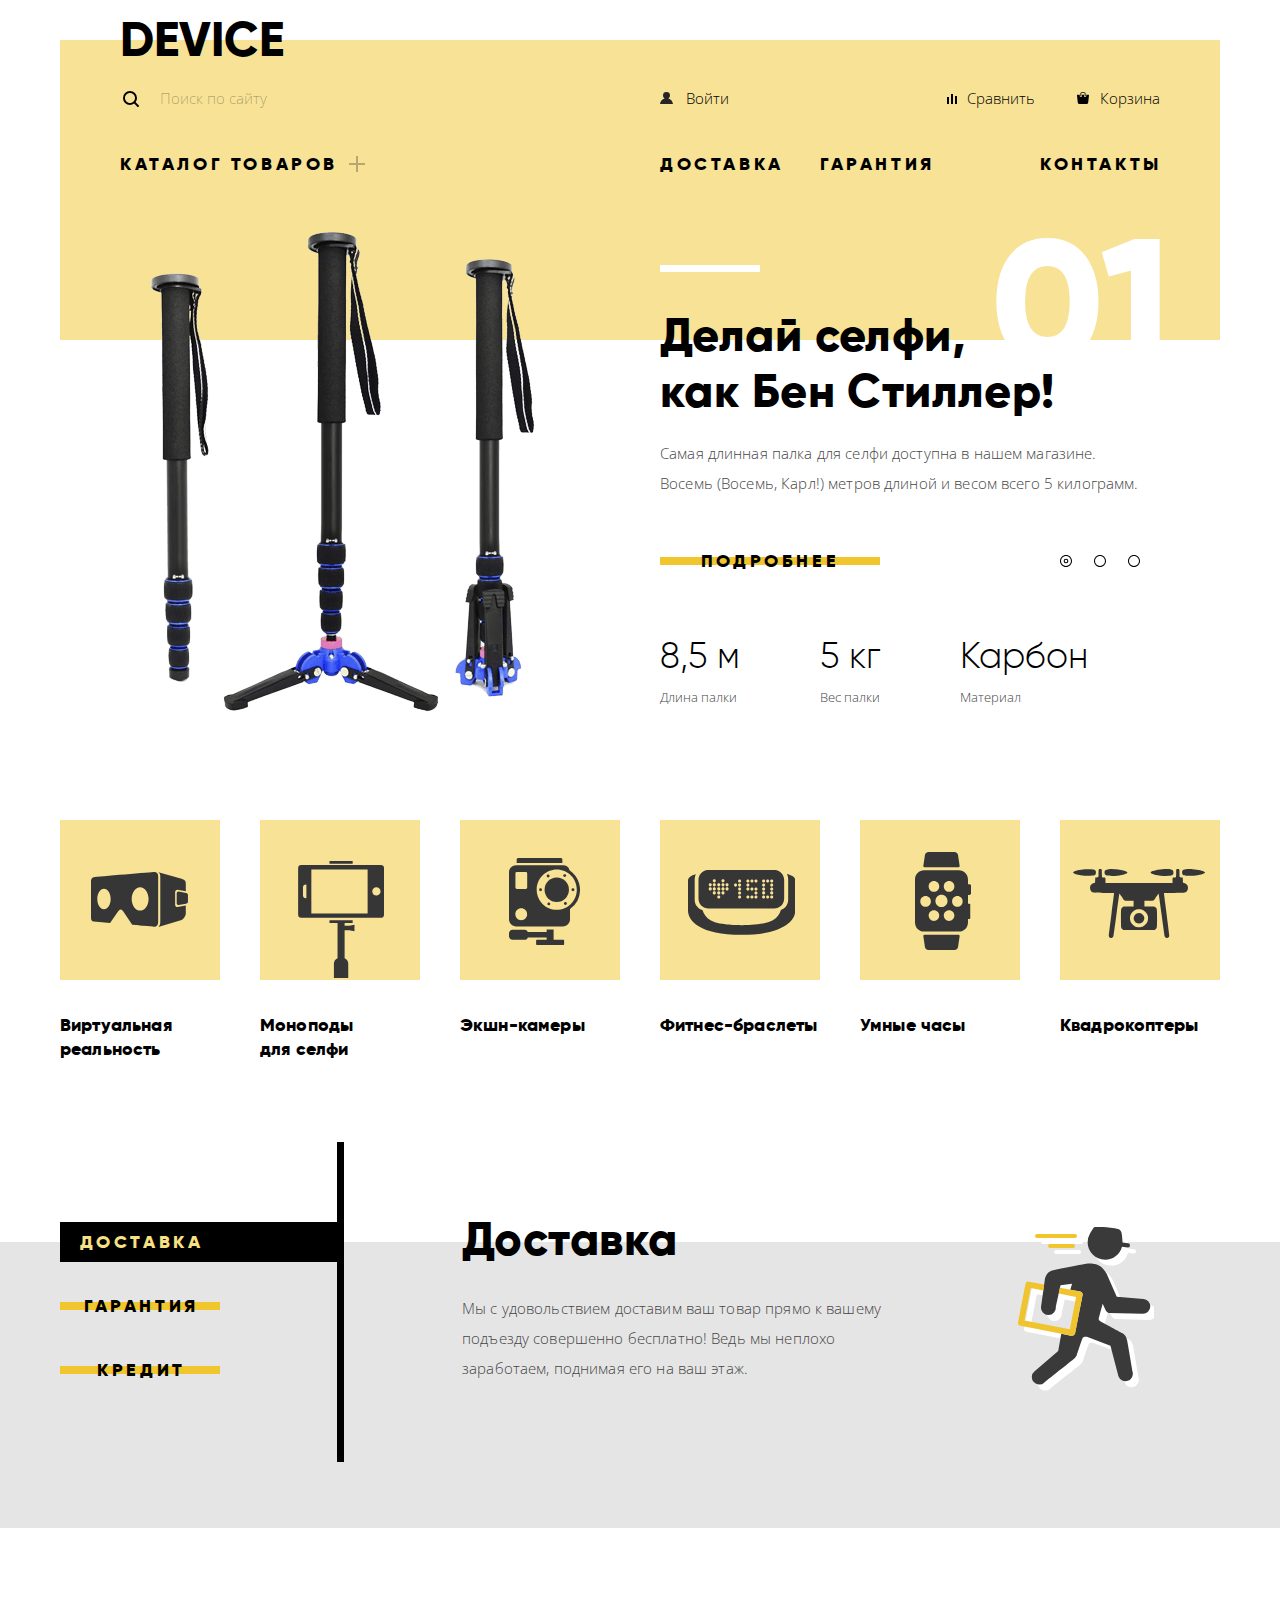
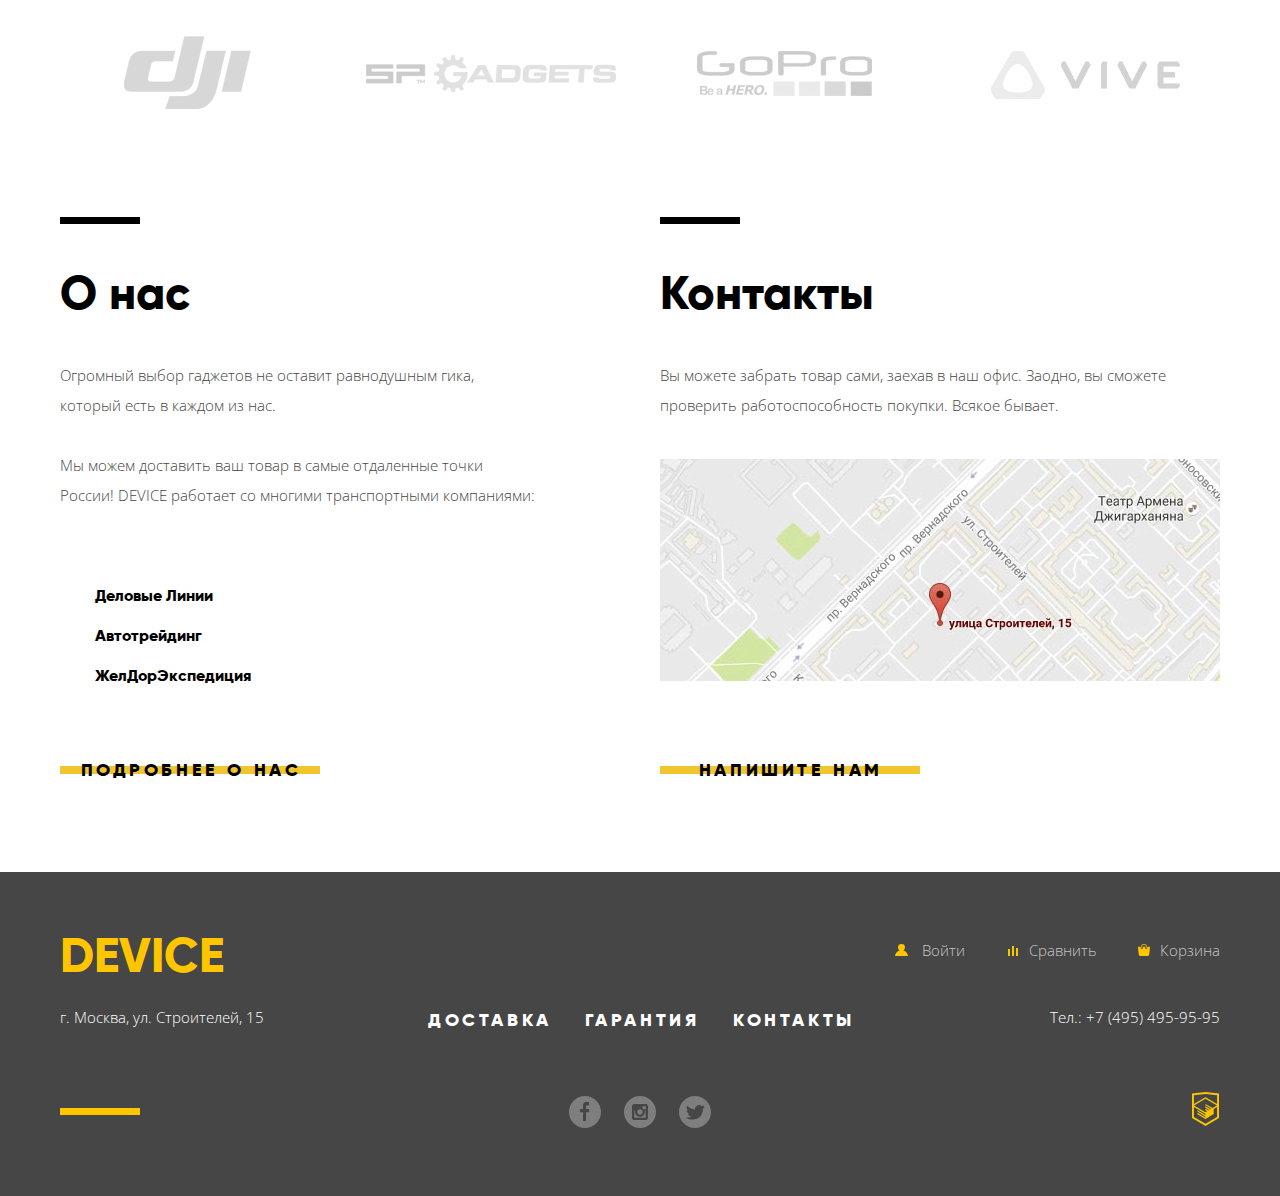
<file: index.html>
<!DOCTYPE html>
<html lang="ru">
	<head>
		<meta charset="utf-8">
		<title>HTML Academy: Девайс</title>
		<link href="https://fonts.googleapis.com/css?family=Open+Sans:300,400&amp;subset=cyrillic" rel="stylesheet">
		<link rel="stylesheet" href="css/normalize.min.css">
		<link rel="stylesheet" href="css/style.min.css">
	</head>

  <body>
  	<header class="main-header main-container">
  		<h1 class="main-logo">Device</h1>
  		<div class="header-instrument-layout">
  			<form class="main-search-form" method="post" action="https://echo.htmlacademy.ru">
  				<label class="visually-hidden" for="search">Поиск по сайту</label>
  				<input class="main-search-input" type="search" id="search" name="search" placeholder="Поиск по сайту">
  				<button class="main-search-btn" type="submit">Найти</button>
  			</form>
  			<div class="main-user-purchase-layout">
  				<nav class="main-user-nav">
  					<ul>
  						<li class="main-user-nav-login"><a href="" aria-label="Войти в ваш аккаунт">Войти</a></li>
  					</ul>
  				</nav>
  				<nav class="main-purchase-instruments">
  					<ul>
  						<li class="main-compare-item"><a href="" aria-label="Сравнить товары">Сравнить</a></li>
  						<li class="main-shopping-cart"><a href="" aria-label="Корзина с товарами">Корзина</a></li>
  					</ul>
  				</nav>
  			</div>
  		</div>
  		<nav class="main-navigation">
  			<ul class="main-site-nav">
  				<li class="main-nav-item">
  					<a href="">Каталог товаров</a>
  					<ul class="main-nav-catalog-dropdown">
  						<li class="main-nav-catalog-item"><a href="catalog-vr.html">Виртуальная реальность</a></li>
  						<li class="main-nav-catalog-item"><a href="catalog.html">Моноподы для селфи</a></li>
  						<li class="main-nav-catalog-item"><a href="catalog-action-cam.html">Экшн-камеры</a></li>
  						<li class="main-nav-catalog-item"><a href="catalog-fintess-tracker.html">Фитнес-браслеты</a></li>
  						<li class="main-nav-catalog-item"><a href="catalog-smartwatch.html">Умные часы</a></li>
  						<li class="main-nav-catalog-item"><a href="catalog-quadrocopter.html">Квадрокоптеры</a></li>
  					</ul>
  				</li>
  				<li class="main-nav-item"><a href="delivery.html">Доставка</a></li>
  				<li class="main-nav-item"><a href="warranty.html">Гарантия</a></li>
  				<li class="main-nav-item"><a href="contacts.html">Контакты</a></li>
  			</ul>
  		</nav>
  	</header>

  	<main>
  		<section class="promo-slider main-container">
  			<h2 class="visually-hidden">Промо товаров</h2>
  			<div class="promo-slider-content">
  				<ul class="promo-slider-content-list">
  					<li class="promo-slider-item-content promo-slide-1 active">
  						<div class="promo-slider-image-container">
  							<img class="promo-slider-item-image" src="img/slider-1.png" width="384" height="486" alt="Изображение селфи-палки">
  						</div>
  						<div class="promo-slider-item">
  							<span class="promo-slider-item-number">01</span>
  							<b class="promo-slider-item-tagline">Делай селфи,
  								как Бен Стиллер!</b>
  							<p class="promo-slider-item-desc">Самая длинная палка для селфи доступна в нашем магазине.
									Восемь (Восемь, Карл!) метров длиной и весом всего 5 килограмм.</p>
								<div class="slider-detail-control-layout">
									<a class="button promo-slider-item-detail-tab" href=""  aria-label="Подробнее о товаре">Подробнее</a>
									<nav class="promo-slider-nav">
  									<ul class="promo-slider-control-list">
  										<li>
  											<label for="promo-slide-1-1" class="visually-hidden">Первый слайд</label>
  											<button id="promo-slide-1-1" class="promo-slider-control active"></button>
  										</li>
  										<li>
  											<label for="promo-slide-1-2" class="visually-hidden">Второй слайд</label>
  											<button id="promo-slide-1-2" class="promo-slider-control"></button>
  										</li>
  										<li>
  											<label for="promo-slide-1-3" class="visually-hidden">Третий слайд</label>
  											<button id="promo-slide-1-3" class="promo-slider-control"></button>
  										</li>
  									</ul>
  								</nav>
  							</div>
								<ul class="promo-slider-item-properties">
									<li>
										<p class="item-property-value">8,5 м</p>
										<p class="item-property-desc">Длина палки</p>
									</li>
									<li>
										<p class="item-property-value">5 кг</p>
										<p class="item-property-desc">Вес палки</p>
									</li>
									<li>
										<p class="item-property-value">Карбон</p>
										<p class="item-property-desc">Материал</p>
									</li>
								</ul>
							</div>
  					</li>
  					<li class="promo-slider-item-content promo-slide-2">
  						<div class="promo-slider-image-container">
  							<img class="promo-slider-item-image" src="img/slider-2.png" width="345" height="485" alt="Изображение фитнес-браслета. Надпись: я вижу, что ты снова ешь:(">
  						</div>
  						<div class="promo-slider-item">
  							<span class="promo-slider-item-number">02</span>
  							<b class="promo-slider-item-tagline">Худеем
  								правильно!</b>
  							<p class="promo-slider-item-desc">Мотивирующие фитнес-браслеты помогут найти в себе силы 
									не пропускать занятия и соблюдать диету.</p>
								<div class="slider-detail-control-layout">
									<a class="button promo-slider-item-detail-tab" href="" aria-label="Подробнее о товаре">Подробнее</a>
									<nav class="promo-slider-nav">
  									<ul class="promo-slider-control-list">
  										<li>
  											<label for="promo-slide-2-1" class="visually-hidden">Первый слайд</label>
  											<button id="promo-slide-2-1" class="promo-slider-control"></button>
  										</li>
  										<li class="active">
  											<label for="promo-slide-2-2" class="visually-hidden">Второй слайд</label>
  											<button id="promo-slide-2-2" class="promo-slider-control active"></button>
  										</li>
  										<li>
  											<label for="promo-slide-2-3" class="visually-hidden">Третий слайд</label>
  											<button id="promo-slide-2-3" class="promo-slider-control"></button>
  										</li>
  									</ul>
  								</nav>
								</div>
								<ul class="promo-slider-item-properties">
									<li>
										<p class="item-property-value">48 часов</p>
										<p class="item-property-desc">Без подзарядки</p>
									</li>
								</ul>
							</div>
  					</li>
  					<li class="promo-slider-item-content promo-slide-3">
  						<div class="promo-slider-image-container">
  							<img class="promo-slider-item-image" src="img/slider-3.png" width="526" height="334" alt="Изображение квадрокоптера">
  						</div>
  						<div class="promo-slider-item">
  							<span class="promo-slider-item-number">03</span>
  							<b class="promo-slider-item-tagline">Порхает как бабочка,
  								жалит как пчела!</b>
  							<p class="promo-slider-item-desc">Этот обычный, на первый взгляд, квадрокоптер оснащен
  								мощным лазером, замаскированным под стандартную камеру.</p>
  							<div class="slider-detail-control-layout">
									<a class="button promo-slider-item-detail-tab" href="" aria-label="Подробнее о товаре">Подробнее</a>
									<nav class="promo-slider-nav">
  									<ul class="promo-slider-control-list">
  										<li>
  											<label for="promo-slide-3-1" class="visually-hidden">Первый слайд</label>
  											<button id="promo-slide-3-1" class="promo-slider-control"></button>
  										</li>
  										<li>
  											<label for="promo-slide-3-2" class="visually-hidden">Второй слайд</label>
  											<button id="promo-slide-3-2" class="promo-slider-control"></button>
  										</li>
  										<li class="active">
  											<label for="promo-slide-3-3" class="visually-hidden">Третий слайд</label>
  											<button id="promo-slide-3-3" class="promo-slider-control active"></button>
  										</li>
  									</ul>
  								</nav>
								</div>
								<ul class="promo-slider-item-properties">
									<li>
										<p class="item-property-value">800 м</p>
										<p class="item-property-desc">Дальность полета</p>
									</li>
									<li>
										<p class="item-property-value">50 м</p>
										<p class="item-property-desc">Радиус поражения</p>
									</li>
								</ul>
							</div>
  					</li>
  				</ul>
  			</div>
  		</section>

  		<section class="item-list main-container">
  			<h2 class="visually-hidden">Разделы каталога</h2>
  			<ul class="item-link-list">
  				<li class="item-vr">
  					<a class="item-link" href="catalog-vr.html" target="_blank">
  						<div><div class="item-img item-img-vr"></div></div>
  						<p class="item-list-caption">Виртуальная реальность</p>
  					</a>
  				</li>
  				<li class="item-monopod">
  					<a class="item-link" href="catalog.html" target="_blank">
  						<div><div class="item-img item-img-monopod"></div></div>
  						<p class="item-list-caption">Моноподы 
  						для селфи</p>
  					</a>
  				</li>
  				<li class="item-action-cam">
  					<a class="item-link" href="catalog-action-cam.html" target="_blank">
  						<div><div class="item-img item-img-action-cam"></div></div>
  						<p class="item-list-caption">Экшн-камеры</p>
  					</a>
  				</li>
  				<li class="item-fitness-tracker">
  					<a class="item-link" href="catalog-fintess-tracker.html" target="_blank">
  						<div><div class="item-img item-img-fitness-tracker"></div></div>
  						<p class="item-list-caption">Фитнес-браслеты</p>
  					</a>
  				</li>
  				<li class="item-smartwatch">
  					<a class="item-link" href="catalog-smartwatch.html" target="_blank">
  						<div><div class="item-img item-img-smartwatch"></div></div>
  						<p class="item-list-caption">Умные часы</p>
  					</a>
  				</li>
  				<li class="item-quadrocopter">
  					<a class="item-link" href="catalog-quadrocopter.html" target="_blank">
  						<div><div class="item-img item-img-quadrocopter"></div></div>
  						<p class="item-list-caption">Квадрокоптеры</p>
  					</a>
  				</li>
  			</ul>
  		</section>

  		<section class="services">
  			<div class="main-container">
  				<h2 class="visually-hidden">Услуги</h2>
  				<div class="service-layout">
  					<nav class="service-list-nav">
  						<ul class="service-list">
  							<li><button class="button service-tab delivery-tab active">Доставка</button></li>
  							<li><button class="button service-tab warranty-tab">Гарантия</button></li>
  							<li><button class="button service-tab credit-tab">Кредит</button></li>
  						</ul>
  					</nav>
  					<div class="service-content">
  						<ul class="service-content-list">
  							<li class="service-delivery active">
  								<h3 class="service-title">Доставка</h3>
  								<p class="service-desc">Мы с удовольствием доставим ваш товар прямо к вашему
                                          подъезду совершенно бесплатно! Ведь мы неплохо
                                          заработаем, поднимая его на ваш этаж.</p>
  							</li>
  							<li class="service-warranty">
  								<h3 class="service-title">Гарантия</h3>
  								<p class="service-desc">Если из-за возгорания купленного у нас товара у вас сгорит 
                                          дом — не переживайте, мы выдадим вам новый. 
                                          Товар, не дом, конечно же.</p>
  							</li>
  							<li class="service-credit">
  								<h3 class="service-title">Кредит</h3>
  								<p class="service-desc">Залезть в долговую яму стало проще! Кредитные
                                          консультанты подберут для вас наиболее выгодные
                                          условия кредита. Выгодные для нашего банка, разумеется.</p>
  							</li>
  						</ul>
  					</div>
  				</div>
  			</div>
  		</section>

  		<section class="trademark-logos main-container">
  			<h2 class="visually-hidden">Марки производителей</h2>
  			<ul class="trademark-logos-list">
  				<li class="trademark-logo">
  					<a class="logo-link logo-dji" href="" aria-label="продукция DJI">
  						<img class="trademark-logo-img" src="img/logo-1.jpg" width="260" height="100" alt="логотип DJI">
  					</a>
  				</li>
  				<li class="trademark-logo">
  					<a class="logo-link logo-sp-gadgets" href="" aria-label="продукция SP Gadgets">
  						<img class="trademark-logo-img" src="img/logo-2.jpg" width="260" height="100" alt="логотип SP Gadgets">
  					</a>
  				</li>
  				<li class="trademark-logo">
  					<a class="logo-link logo-gopro" href="" aria-label="продукция GoPro">
  						<img class="trademark-logo-img" src="img/logo-3.jpg" width="260" height="100" alt="логотип GoPro">
  					</a>
  				</li>
  				<li class="trademark-logo">
  					<a class="logo-link logo-vive" href="" aria-label="продукция VIVE">
  						<img class="trademark-logo-img" src="img/logo-4.jpg" width="260" height="100" alt="логотип VIVE">
  					</a>
  				</li>
  			</ul>
  		</section>

			<div class="main-container about-contacts-layout">
  			<section class="about-us">
  				<h2 class="about-us-title">О нас</h2>
  				<div class="about-us-desc">
  					<p>Огромный выбор гаджетов не оставит равнодушным гика, который есть в каждом из нас.</p>
  					<p>Мы можем доставить ваш товар в самые отдаленные точки России! DEVICE работает со многими транспортными компаниями:</p>
  				</div>
  				<ul class="shipping-companys-list">
  					<li>Деловые Линии</li>
  					<li>Автотрейдинг</li>
  					<li>ЖелДорЭкспедиция</li>
  				</ul>
  				<div>
  					<a class="button about-us-detail-tab" href="">Подробнее о нас</a>
  				</div>
  			</section>

  			<section class="contacts">
  				<h2 class="contacts-title">Контакты</h2>
  				<p class="contacts-desc">Вы можете забрать товар сами, заехав в наш офис. Заодно, вы сможете проверить работоспособность покупки. Всякое бывает.</p>
  				<div class="map-thumbnail">
  					<a href="https://www.google.ru/maps/place/%D1%83%D0%BB.+%D0%A1%D1%82%D1%80%D0%BE%D0%B8%D1%82%D0%B5%D0%BB%D0%B5%D0%B9,+15,+%D0%9C%D0%BE%D1%81%D0%BA%D0%B2%D0%B0,+119311/@55.687031,37.5274293,17z/data=!3m1!4b1!4m5!3m4!1s0x46b54cf65f5c8955:0x694710ccd55501e!8m2!3d55.687031!4d37.529618" target="_blank" aria-label="Карта проезда">
  						<img src="img/map.jpg" width="560" height="222" alt="г. Москва, ул. Строителей, 15">
  					</a>
 					</div>
 					<div>
 						<a class="button write-us-tab" href="write-us.html" target="_blank">Напишите нам</a>
 					</div>
 				</section>
			</div>
  	</main>

  	<footer class="main-footer">
  		<div class="main-container">
  			<div class="footer-top-layout">
 					<h2 class="footer-logo">Device</h2>
 					<div class="footer-user-purchase-layout">
 						<nav class="footer-user-nav">
 							<ul>
 								<li class="footer-user-nav-login"><a href="" aria-label="Войти в ваш аккаунт">Войти</a></li>
 							</ul>
 						</nav>
 						<nav>
 							<ul class="footer-purchase-instruments">
 								<li class="footer-compare-item"><a href="" aria-label="Сравнить товары">Сравнить</a></li>
 								<li class="footer-shopping-cart"><a href="" aria-label="Корзина с товарами">Корзина</a></li>
 							</ul>
 						</nav>
 					</div>
 				</div>
				<div class="footer-mid-layout">
					<p class="small-contacts">г. Москва, ул. Строителей, 15</p>
 					<nav class="footer-navigation">
 						<ul class="footer-site-navigation">
 							<li class="footer-nav-item"><a href="">Доставка</a></li>
 							<li class="footer-nav-item"><a href="">Гарантия</a></li>
 							<li class="footer-nav-item"><a href="">Контакты</a></li>
 						</ul>
 					</nav>
 					<p class="small-contacts">Тел.: +7 (495) 495-95-95</p>
 				</div>
 				<div class="footer-bottom-layout">
 					<div class="footer-line"></div>
 					<ul class="footer-social">
 						<li><a class="social-button social-facebook" href="" aria-label="Фейсбук">Facebook</a></li>
 						<li><a class="social-button social-instagram" href="" aria-label="Инстаграм">Instagram</a></li>
 						<li><a class="social-button social-twitter" href="" aria-label="Твиттер">Twitter</a></li>
 					</ul>
 					<div class="footer-copyright">
 						<a href="https://htmlacademy.ru/intensive/htmlcss" target="_blank" aria-label="Создатель: HTML Academy">HTML Academy</a>
 					</div>
 				</div>
 			</div>
  	</footer>

  	<section class="modal modal-map">
  		<h2 class="visually-hidden">Как добраться</h2>
      <iframe src="https://www.google.com/maps/embed?pb=!1m18!1m12!1m3!1d2249.1146360448774!2d37.52784774053438!3d55.68699469261129!2m3!1f0!2f0!3f0!3m2!1i1024!2i768!4f13.1!3m3!1m2!1s0x46b54cf65f5c8955%3A0x694710ccd55501e!2z0YPQuy4g0KHRgtGA0L7QuNGC0LXQu9C10LksIDE1LCDQnNC-0YHQutCy0LAsIDExOTMxMQ!5e0!3m2!1sru!2sru!4v1522089863134" width="960" height="550" style="border:0" allowfullscreen></iframe>
  		<img class="visually-hidden" src="img/map-big.jpg" width="994" height="593" alt="г. Москва, ул. Строителей, 15">
  		<button class="modal-close" type="button">Закрыть</button>
  	</section>

  	<section class="modal modal-write-us">
  		<h2 class="visually-hidden">Напишите нам</h2>
			<form class="write-us-form" method="post" action="https://echo.htmlacademy.ru">
				<div class="write-us-input-layout">
					<div class="write-us-item">
						<label for="write-us-name">Ваше имя:</label>
						<input type="text" id="write-us-name" name="name" placeholder="Имя Фамилия" aria-label="Введите ваше имя">
					</div>
					<div class="write-us-item">
						<label for="write-us-email">Ваш e-mail:</label>
						<input type="email" id="write-us-email" name="email" placeholder="email@example.com" aria-label="Введите ваш email">
					</div>
					<div class="write-us-item">
						<label for="write-us-letter">Текст письма:</label>
						<input type="text" id="write-us-letter" name="letter" placeholder="В свободной форме" aria-label="Введите текст письма">
					</div>
				</div>
				<button class="button write-us-button" type="submit">Отправить</button>
			</form>
  		<button class="modal-close" type="button">Закрыть</button>
  	</section>

    <script src="js/script.min.js">
    </script>
  </body>
</html>
</file>
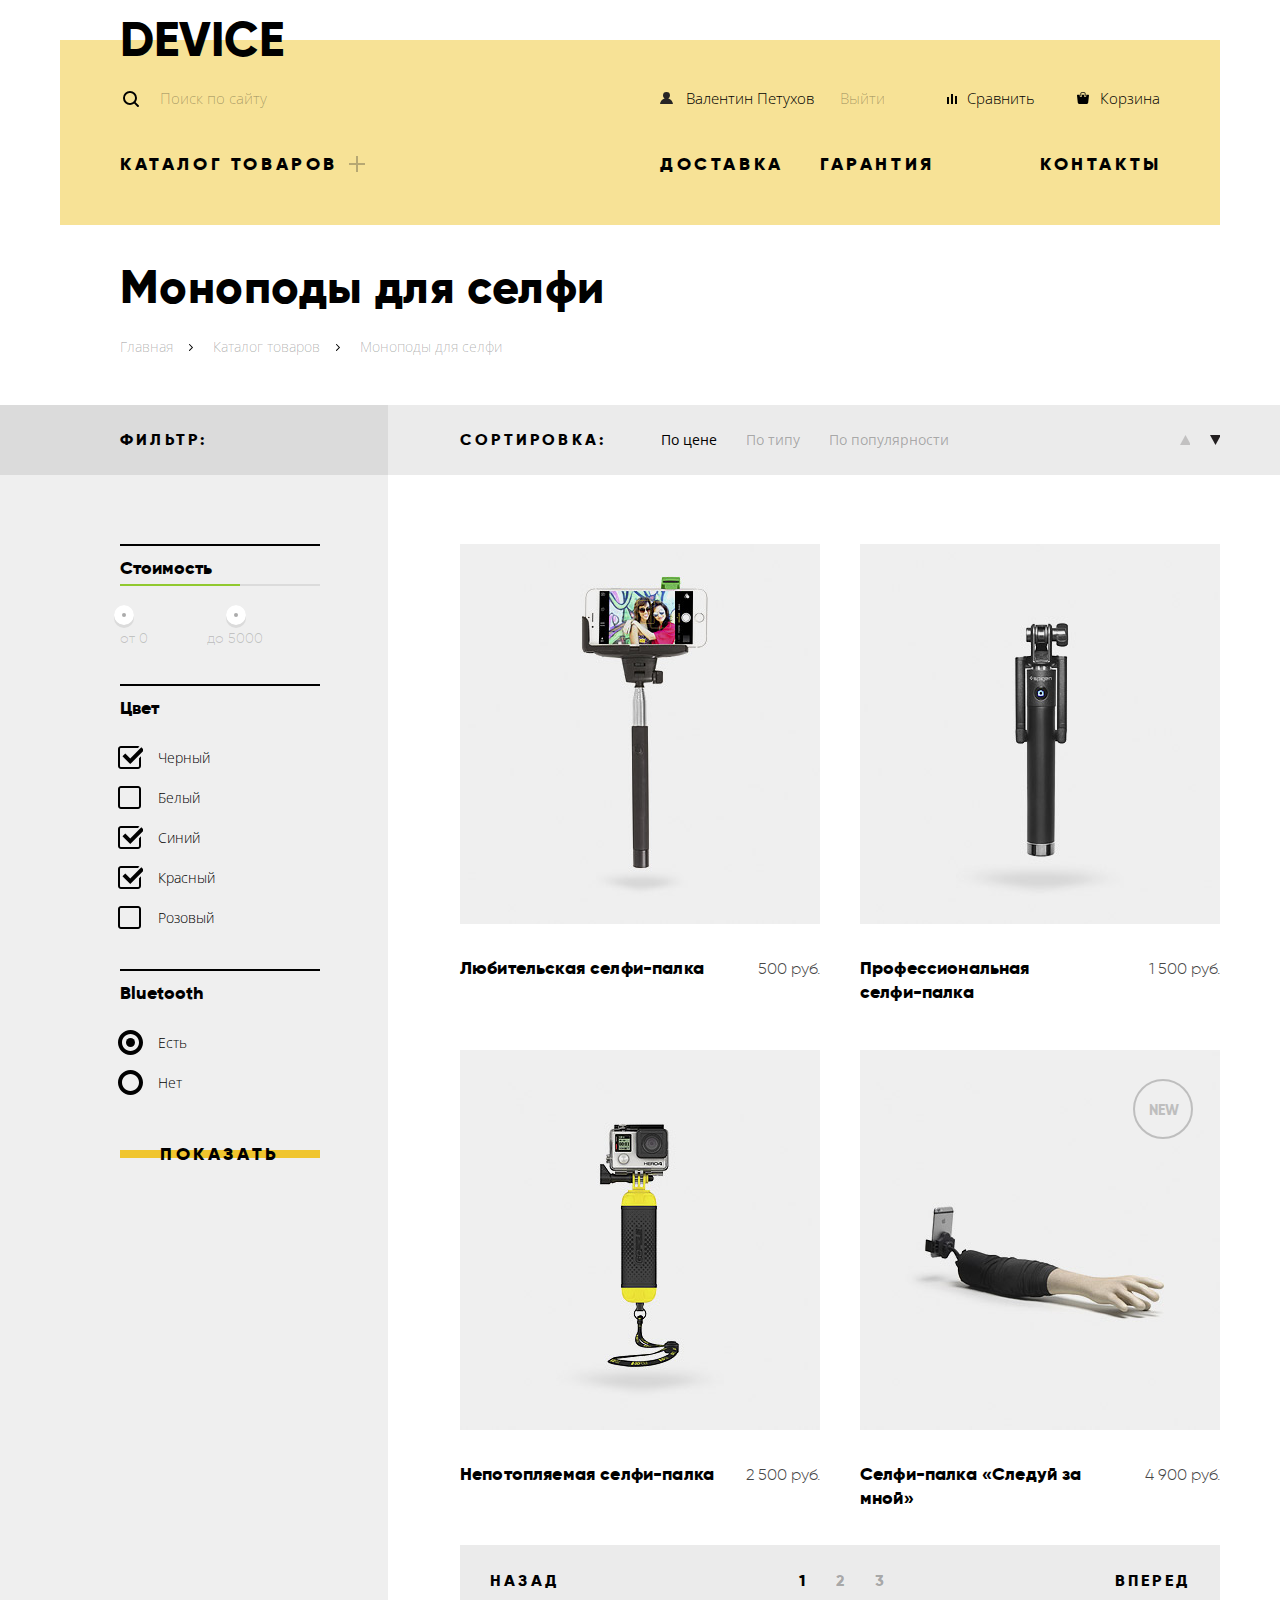
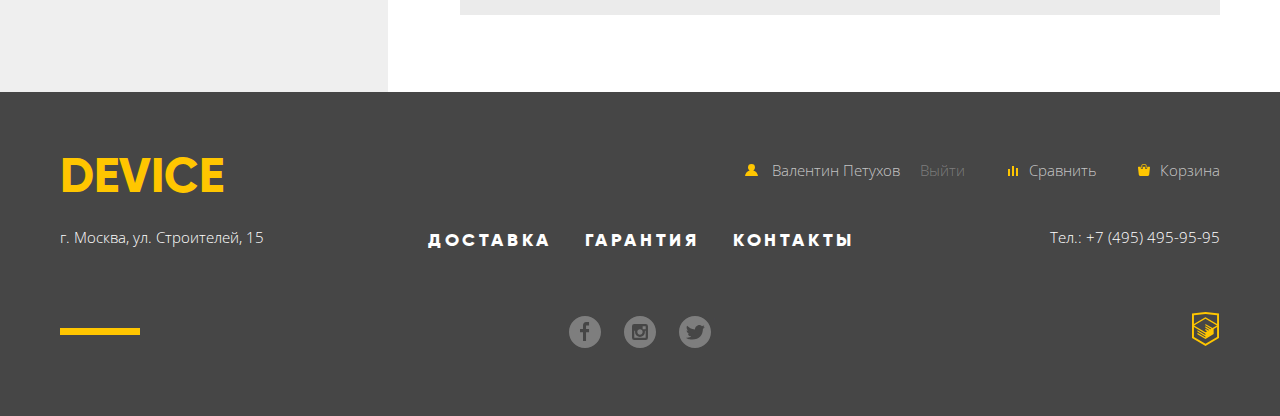
<file: catalog.html>
<!DOCTYPE html>
<html lang="ru">
	<head>
		<meta charset="utf-8">
		<title>HTML Academy: Девайс</title>
		<link href="https://fonts.googleapis.com/css?family=Open+Sans:300,400&amp;subset=cyrillic" rel="stylesheet">
		<link rel="stylesheet" href="css/normalize.min.css">
		<link rel="stylesheet" href="css/style.min.css">
	</head>

  <body class="inner-page">
  	<header class="main-header main-container">
  		<h1 class="main-logo"><a href="index.html" aria-label="Ссылка на главную страницу">Device</a></h1>
  		<div class="header-instrument-layout">
  			<form class="main-search-form" method="post" action="https://echo.htmlacademy.ru">
  				<label class="visually-hidden" for="search">Поиск по сайту</label>
  				<input class="main-search-input" type="search" id="search" name="search" placeholder="Поиск по сайту">
  				<button class="main-search-btn" type="submit">Найти</button>
  			</form>
  			<div class="main-user-purchase-layout">
  				<nav class="main-user-nav">
  					<ul>
  						<li class="main-user-nav-login"><a href="https://htmlacademy.ru/profile/id602945"  target="_blank" aria-label="Ссылка на профайл авторизованного пользователя">Валентин Петухов</a></li>
  						<li class="main-user-nav-logout"><a href="" aria-label="Выйти из аккаунта">Выйти</a></li>
  					</ul>
  				</nav>
  				<nav class="main-purchase-instruments">
  					<ul>
  						<li class="main-compare-item"><a href="" aria-label="Сравнить товары">Сравнить</a></li>
  						<li class="main-shopping-cart"><a href="" aria-label="Корзина с товарами">Корзина</a></li>
  					</ul>
  				</nav>
  			</div>
  		</div>
  		<nav class="main-navigation">
  			<ul class="main-site-nav">
  				<li class="main-nav-item">
  					<a href="">Каталог товаров<span class="main-nav-catalog-burger" aria-label="Подменю каталога товаров"></span></a>
  					<ul class="main-nav-catalog-dropdown">
  						<li class="main-nav-catalog-item"><a href="catalog-vr.html">Виртуальная реальность</a></li>
  						<li class="main-nav-catalog-item"><a href="catalog.html">Моноподы для селфи</a></li>
  						<li class="main-nav-catalog-item"><a href="catalog-action-cam.html">Экшн-камеры</a></li>
  						<li class="main-nav-catalog-item"><a href="catalog-fintess-tracker.html">Фитнес-браслеты</a></li>
  						<li class="main-nav-catalog-item"><a href="catalog-smartwatch.html">Умные часы</a></li>
  						<li class="main-nav-catalog-item"><a href="catalog-quadrocopter.html">Квадрокоптеры</a></li>
  					</ul>
  				</li>
  				<li class="main-nav-item"><a href="">Доставка</a></li>
  				<li class="main-nav-item"><a href="">Гарантия</a></li>
  				<li class="main-nav-item"><a href="">Контакты</a></li>
  			</ul>
  		</nav>
  	</header>

  	<main>
  		<section class="catalog-header main-container catalog-container">
  			<h2 class="catalog-logo">Моноподы для селфи</h2>
  			<nav class="catalog-nav">
  				<ul>
  					<li class="catalog-nav-item"><a href="index.html">Главная</a></li>
  					<li class="catalog-nav-item"><a href="catalog.html">Каталог товаров</a></li>
  					<li class="catalog-nav-item current"><a>Моноподы для селфи</a></li>
  				</ul>
  			</nav>
  		</section>

      <div class="catalog-top-layout">
        <div class="main-container catalog-container">
          <h2 class="visually-hidden">Каталог товаров</h2>
          <nav class="catalog-items-sort-nav">
            <p class="filter-label">Фильтр:</p>
            <div class="sort-list-direction-layout">
              <div class="sort-list-layout">
                <p class="sort-label">Сортировка:</p>
                <ul class="sort-parameter-list">
                  <li><a class="sort-parameter current" href="" aria-label="Сортировка по цене">По цене</a></li>
                  <li><a class="sort-parameter" href="" aria-label="Сортировка по типу">По типу</a></li>
                  <li><a class="sort-parameter" href="" aria-label="Сортировка по популярности">По популярности</a></li>
                </ul>
              </div>
              <ul class="sort-direction-control">
                <li class="direction-control"><a href="" aria-label="Сортировать по возрастанию"></a></li>
                <li class="direction-control"><a href="" aria-label="Сортировать по убыванию"></a></li>
              </ul>
            </div>
          </nav>
        </div>
      </div>

      <div class="catalog-bottom-layout">
  	   	<section class="catalog-items main-container catalog-container">
  	   		<div class="filters">
  	   			<h2 class="visually-hidden">Фильтр:</h2>
  	   			<form class="filter" method="post" action="https://echo.htmlacademy.ru">
			   			<fieldset class="filter-cost">
							  <legend class="visually-hidden">Стоимость</legend>
                <p class="filter-legend">Стоимость</p>
							  <label class="visually-hidden" for="cost">Стоимость</label>
						  	<input class="visually-hidden" type="range" id="cost" name="cost" value="5000" min="0" max="10000" step="100">
                <div class="cost-value">
						  	  <p>от 0</p>
						  	  <p>до 5000</p>
                </div>
						  </fieldset>
						  <fieldset class="filter-color">
						  	<legend class="visually-hidden">Цвет</legend>
                <p class="filter-legend">Цвет</p>
					   		<ul class="filter-color-list">
						  		<li class="filter-color-item">
                    <input class="visually-hidden" type="checkbox" id="color-black" name="color" value="black" checked>
						  			<label for="color-black">Черный</label>
						  		</li>
						  		<li class="filter-color-item">
                    <input class="visually-hidden" type="checkbox" id="color-white" name="color" value="white">
					   				<label for="color-white">Белый</label>
					   			</li>
					   			<li class="filter-color-item">
                    <input class="visually-hidden" type="checkbox" id="color-blue" name="color" value="blue" checked>
  									<label for="color-blue">Синий</label>
  								</li>
  								<li class="filter-color-item">
                    <input class="visually-hidden" type="checkbox" id="color-red" name="color" value="red" checked>
  									<label for="color-red">Красный</label>
  								</li>
  								<li class="filter-color-item">
                    <input class="visually-hidden" type="checkbox" id="color-pink" name="color" value="pink">
  									<label for="color-pink">Розовый</label>
  								</li>
  							</ul>
  						</fieldset>
  						<fieldset class="filter-bluetooth">
  							<legend class="visually-hidden">Bluetooth</legend>
                <p class="filter-legend">Bluetooth</p>
  							<ul class="filter-bluetooth-options">
  								<li>
  									<input class="visually-hidden" type="radio" id="with-bluetooth" name="bluetooth" value="true" checked>
                    <label for="with-bluetooth">Есть</label>
  								</li>
  								<li>
                    <input class="visually-hidden" type="radio" id="without-bluetooth" name="bluetooth" value="false">
  									<label for="without-bluetooth">Нет</label>
  								</li>
  							</ul>
  						</fieldset>
  						<button class="button filter-button" type="submit">Показать</button>
     				</form>
    			</div>

  				<div class="catalog-items-layout">
    				<div class="catalog-item-list">
    					<div class="catalog-item">
    						<img class="catalog-item-img" src="img/item-1.jpg" width="360" height="380" alt="Изображение любительской селфи-палки">
                <div class="item-desc-price-layout">
  						    <a href="catalog-amateur-selfie-bar.html" target="_blank">
  							    <p class="catalog-item-desc">Любительская селфи-палка</p>
  						    </a>
  						    <p class="catalog-item-price">500 руб.</p>
                </div>
  						  <div class="catalog-item-options">
  						  	<a class="button item-option-shopping-cart" href="" aria-label="Добавить товер в корзину">В корзину</a>
  						  	<a class="item-option-compare" href="" aria-label="Добавить товар к сравнению">Добавить к сравнению</a>
  						  </div>
  				  	</div>
  				  	<div class="catalog-item">
  				  		<img class="catalog-item-img" src="img/item-2.jpg" width="360" height="380" alt="Изображение профессиональной селфи-палки">
                <div class="item-desc-price-layout">
  				  		  <a href="catalog-prof-selfie-bar.html" target="_blank">
  					       	<p class="catalog-item-desc">Профессиональная 
                                              селфи-палка</p>
  						    </a>
  						    <p class="catalog-item-price">1 500 руб.</p>
                </div>
  						  <div class="catalog-item-options">
  							  <a class="button item-option-shopping-cart" href="" aria-label="Добавить товар в корзину">В корзину</a>
  							  <a class="item-option-compare" href="" aria-label="Добавить товар к сравнению">Добавить к сравнению</a>
  						  </div>
  					  </div>
  					  <div class="catalog-item">
  						  <img class="catalog-item-img" src="img/item-3.jpg" width="360" height="380" alt="Изображение непотопляемой селфи-палки">
                <div class="item-desc-price-layout">
  						    <a href="catalog-waterproof-selfie-bar.html" target="_blank">
  							    <p class="catalog-item-desc">Непотопляемая селфи-палка</p>
  						    </a>
  						    <p class="catalog-item-price">2 500 руб.</p>
                </div>
  						  <div class="catalog-item-options">
  							  <a class="button item-option-shopping-cart" href="" aria-label="Добавить товар в корзину">В корзину</a>
  							  <a class="item-option-compare" href="" aria-label="Добавить товар к сравнению">Добавить к сравнению</a>
  						  </div>
  					  </div>
  					  <div class="catalog-item new">
  						  <img class="catalog-item-img" src="img/item-4.jpg" width="360" height="380" alt="Изображение селфи-палки 'Следуй за мной'">
                <div class="item-desc-price-layout">
  						    <a href="catalog-follow-me-selfy-bar.html" target="_blank">
                    <p class="catalog-item-desc">Селфи-палка «Следуй за мной»</p>
                  </a>
  						    <p class="catalog-item-price">4 900 руб.</p>
                </div>
  						  <div class="catalog-item-options">
  							  <a class="button item-option-shopping-cart" href="" aria-label="Добавить товар в корзину">В корзину</a>
  							  <a class="item-option-compare" href="" aria-label="Добавить товар к сравнению">Добавить к сравнению</a>
  						  </div>
  					  </div>
  				  </div>

  				  <div class="catalog-item-slider">
  					  <nav class="catalog-item-slider-nav">
  						  <div class="catalog-item-slider-tab">
  							  <a class="back-tab" href="" aria-label="Предыдущая страница товаров">Назад</a>
  						  </div>
  						  <ul class="catalog-item-pagination">
  							  <li class="pagination-item pagination-item-current"><a href="" aria-label="Страница товаров 1">1</a></li>
  							  <li class="pagination-item"><a href="" aria-label="Страница товаров 2">2</a></li>
  							  <li class="pagination-item"><a href="" aria-label="Страница товаров 3">3</a></li>
  						  </ul>
  						  <div class="catalog-item-slider-tab">
  							  <a class="next-tab" href="" aria-label="Следующая страница товаров">Вперед</a>
  						  </div>
  					  </nav>
  				  </div>
				  </div>
  		  </section>
      </div>
  	</main>

  	<footer class="main-footer">
  		<div class="main-container">
  			<div class="footer-top-layout">
 					<h2 class="footer-logo"><a href="index.html" aria-label="Ссылка на главную страницу">Device</a></h2>
 					<div class="footer-user-purchase-layout">
 						<nav class="footer-user-nav">
 							<ul>
  						<li class="footer-user-nav-login"><a href="https://htmlacademy.ru/profile/id602945"  target="_blank" aria-label="Ссылка на профайл авторизованного пользователя">Валентин Петухов</a></li>
  						<li class="footer-user-nav-logout"><a href="" aria-label="Выйти из аккаунта">Выйти</a></li>
  					</ul>
 						</nav>
 						<nav>
 							<ul class="footer-purchase-instruments">
 								<li class="footer-compare-item"><a href="" aria-label="Сравнить товары">Сравнить</a></li>
 								<li class="footer-shopping-cart"><a href="" aria-label="Корзина с товарами">Корзина</a></li>
 							</ul>
 						</nav>
 					</div>
 				</div>
				<div class="footer-mid-layout">
					<p class="small-contacts">г. Москва, ул. Строителей, 15</p>
 					<nav class="footer-navigation">
 						<ul class="footer-site-navigation">
 							<li class="footer-nav-item"><a href="">Доставка</a></li>
 							<li class="footer-nav-item"><a href="">Гарантия</a></li>
 							<li class="footer-nav-item"><a href="">Контакты</a></li>
 						</ul>
 					</nav>
 					<p class="small-contacts">Тел.: +7 (495) 495-95-95</p>
 				</div>
 				<div class="footer-bottom-layout">
 					<div class="footer-line"></div>
 					<ul class="footer-social">
 						<li><a class="social-button social-facebook" href="" aria-label="Фейсбук">Facebook</a></li>
 						<li><a class="social-button social-instagram" href="" aria-label="Инстаграм">Instagram</a></li>
 						<li><a class="social-button social-twitter" href="" aria-label="Твиттер">Twitter</a></li>
 					</ul>
 					<div class="footer-copyright">
 						<a href="https://htmlacademy.ru/intensive/htmlcss" target="_blank" aria-label="Создатель: HTML Academy">HTML Academy</a>
 					</div>
 				</div>
 			</div>
  	</footer>
  </body>
</html>
</file>
<file: css/style.min.css>
@font-face{font-family:"Gilroy";src:url(../fonts/gilroy/gilroyextrabold.woff2) format("woff2"),url(../fonts/gilroy/gilroyextrabold.woff) format("woff");font-weight:900}@font-face{font-family:"Gilroy";src:url(../fonts/gilroy/gilroylight.woff2) format("woff2"),url(../fonts/gilroy/gilroylight.woff) format("woff");font-weight:300}body{margin:0;padding:0;font-family:"Gilroy","Aerial",sans-serif;font-size:16px;line-height:24px;font-weight:900;color:#000;background-color:#fff}a{text-decoration:none}img{max-width:100%;height:auto}.main-container{width:1160px;padding-left:20px;padding-right:20px;margin:0 auto}.main-container.catalog-container{width:1100px;padding-left:80px}.visually-hidden{position:absolute;clip:rect(0 0 0 0);width:1px;height:1px;margin:-1px}.button{display:block;width:220px;min-height:40px;padding:8px 0;-webkit-box-sizing:border-box;box-sizing:border-box;font-size:18px;line-height:24px;font-weight:900;text-transform:uppercase;letter-spacing:3.6px;color:rgba(0,0,0,1);text-align:center;background-image:-webkit-gradient(linear,left top,left bottom,color-stop(40%,transparent),color-stop(40%,#f0c52e),color-stop(60%,#f0c52e),color-stop(60%,transparent));background-image:-webkit-linear-gradient(transparent 40%,#f0c52e 40%,#f0c52e 60%,transparent 60%);background-image:-o-linear-gradient(transparent 40%,#f0c52e 40%,#f0c52e 60%,transparent 60%);background-image:linear-gradient(transparent 40%,#f0c52e 40%,#f0c52e 60%,transparent 60%)}.button:hover{background-image:none;background-color:#f0c52e}.button:active{color:rgba(0,0,0,0.3);background-image:none}.main-header{position:relative;min-height:300px;margin-top:40px;padding-left:60px;padding-right:60px;-webkit-box-sizing:border-box;box-sizing:border-box;background-color:#f7e296}.inner-page .main-header{min-height:185px}.main-logo{margin:0;margin-bottom:-15px;position:relative;top:-24px}.main-logo a{cursor:pointer}.main-logo,.main-logo a{font-size:48px;line-height:48px;font-weight:900;text-transform:uppercase;color:rgba(0,0,0,1)}.main-logo a:hover{color:rgba(0,0,0,0.6)}.main-logo a:active{color:rgba(0,0,0,0.3)}.header-instrument-layout{display:-webkit-box;display:-ms-flexbox;display:flex;-webkit-box-pack:justify;-ms-flex-pack:justify;justify-content:space-between;-webkit-box-align:baseline;-ms-flex-align:baseline;align-items:baseline;-ms-flex-wrap:wrap;flex-wrap:wrap}.main-search-form{position:relative;width:440px;margin-bottom:32px;margin-top:6px}.main-search-input{position:relative;width:355px;height:41px;padding-left:40px;padding-bottom:5px;outline:none}.main-search-form::before{content:"";position:absolute;left:3px;top:12px;width:17px;height:17px;background-image:url(../img/search.svg);background-repeat:no-repeat}.main-search-input,.main-search-input::-webkit-input-placeholder{font-family:"Open Sans","Arial",sans-serif;font-size:15px;font-weight:300;line-height:30px;background-color:transparent;border:none}.main-search-input,.main-search-input:-ms-input-placeholder{font-family:"Open Sans","Arial",sans-serif;font-size:15px;font-weight:300;line-height:30px;background-color:transparent;border:none}.main-search-input,.main-search-input::-ms-input-placeholder{font-family:"Open Sans","Arial",sans-serif;font-size:15px;font-weight:300;line-height:30px;background-color:transparent;border:none}.main-search-input,.main-search-input::placeholder{font-family:"Open Sans","Arial",sans-serif;font-size:15px;font-weight:300;line-height:30px;background-color:transparent;border:none}.main-search-input::-webkit-input-placeholder{color:rgba(0,0,0,0.3)}.main-search-input:-ms-input-placeholder{color:rgba(0,0,0,0.3)}.main-search-input::-ms-input-placeholder{color:rgba(0,0,0,0.3)}.main-search-input::placeholder{color:rgba(0,0,0,0.3)}.main-search-input:hover::-webkit-input-placeholder{color:rgba(0,0,0,0.6);background-color:transparent}.main-search-input:hover:-ms-input-placeholder{color:rgba(0,0,0,0.6);background-color:transparent}.main-search-input:hover::-ms-input-placeholder{color:rgba(0,0,0,0.6);background-color:transparent}.main-search-input:hover::placeholder{color:rgba(0,0,0,0.6);background-color:transparent}.main-search-input:active,.main-search-input:focus,.main-search-input:active::-webkit-input-placeholder,.main-search-input:focus::-webkit-input-placeholder{color:rgba(0,0,0,1)}.main-search-input:active,.main-search-input:focus,.main-search-input:active:-ms-input-placeholder,.main-search-input:focus:-ms-input-placeholder{color:rgba(0,0,0,1)}.main-search-input:active,.main-search-input:focus,.main-search-input:active::-ms-input-placeholder,.main-search-input:focus::-ms-input-placeholder{color:rgba(0,0,0,1)}.main-search-input:active,.main-search-input:focus,.main-search-input:active::placeholder,.main-search-input:focus::placeholder{color:rgba(0,0,0,1)}.main-search-input:focus{padding-bottom:3px;border-bottom:2px solid rgba(0,0,0,1)}.main-search-input:focus ~ .main-search-btn{display:block}.main-search-input::-ms-clear,/* Скрываем крестик для очистки формы поиска */
.main-search-input::-ms-reveal{display:none;width:0;height:0}.main-search-input::-webkit-search-decoration,.main-search-input::-webkit-search-cancel-button,.main-search-input::-webkit-search-results-button,.main-search-input::-webkit-search-results-decoration{display:none}.main-search-input:-webkit-autofill{-webkit-box-shadow:0 0 0 30px #f7e296 inset}.main-search-btn{position:absolute;left:355px;bottom:0;display:none;width:85px;-webkit-box-sizing:border-box;box-sizing:border-box;padding:8px 15px;margin-top:-9px;font-family:"Open Sans","Arial",sans-serif;font-size:15px;font-weight:300;line-height:30px;color:rgba(0,0,0,1);background-color:transparent;border:2px solid #000}.main-search-btn:hover{color:rgba(255,255,255,1);background-color:#000}.main-search-btn:active{display:block;outline:none;color:rgba(255,255,255,0.3);background-color:#000}.main-user-purchase-layout{display:-webkit-box;display:-ms-flexbox;display:flex;-webkit-box-pack:justify;-ms-flex-pack:justify;justify-content:space-between;-ms-flex-wrap:wrap;flex-wrap:wrap;width:500px}.main-user-nav{width:280px}.main-user-nav ul{display:-webkit-box;display:-ms-flexbox;display:flex;-webkit-box-orient:horizontal;-webkit-box-direction:normal;-ms-flex-direction:row;flex-direction:row;-webkit-box-pack:start;-ms-flex-pack:start;justify-content:flex-start;-ms-flex-wrap:wrap;flex-wrap:wrap;padding:0;margin:0;list-style:none}.main-user-nav-login a{display:block;position:relative;width:154px;padding-left:26px}.main-user-nav-login a::before{content:"";position:absolute;top:9px;left:0;width:13px;height:13px;background-image:url(../img/user.svg);background-repeat:no-repeat}.main-user-nav-logout{width:100px}.main-purchase-instruments ul{display:-webkit-box;display:-ms-flexbox;display:flex;-webkit-box-pack:justify;-ms-flex-pack:justify;justify-content:space-between;-ms-flex-wrap:wrap;flex-wrap:wrap;width:220px;padding:0;margin:0;list-style:none}.main-compare-item a{display:block;position:relative;padding-left:27px}.main-compare-item a::before{content:"";position:absolute;top:11px;left:7px;width:10px;height:10px;background-image:url(../img/compare.svg);background-repeat:no-repeat}.main-shopping-cart a{display:block;position:relative;padding-left:25px}.main-shopping-cart a::before{content:"";position:absolute;top:9px;left:2px;width:12px;height:12px;background-image:url(../img/cart.svg);background-repeat:no-repeat}.main-user-nav a,.main-purchase-instruments a{font-family:"Open Sans","Arial",sans-serif;font-size:15px;font-weight:300;line-height:30px;color:rgba(0,0,0,1)}.main-user-nav a:hover,.main-purchase-instruments a:hover{color:rgba(0,0,0,0.6)}.main-user-nav a:active,.main-purchase-instruments a:active{color:rgba(0,0,0,0.3)}.main-user-nav-logout a{color:rgba(0,0,0,0.3)}.main-site-nav{display:-webkit-box;display:-ms-flexbox;display:flex;-ms-flex-wrap:wrap;flex-wrap:wrap;-webkit-box-pack:justify;-ms-flex-pack:justify;justify-content:space-between;padding:0;margin:0;list-style:none}.main-nav-item:first-child{position:relative;min-width:270px;margin-right:auto}.main-nav-item:nth-child(2n){width:160px}.main-nav-item:nth-child(3n){width:220px}.main-nav-item:nth-child(4n){width:120px}.main-nav-item:first-child > a{position:relative;padding-right:35px}.main-nav-item:first-child > a::after{content:"";position:absolute;right:8px;top:3px;width:16px;height:16px;background-image:url(../img/plus.svg);background-repeat:no-repeat;opacity:.3}.main-nav-item > a{font-size:18px;line-height:24px;text-transform:uppercase;letter-spacing:3.6px;color:rgba(0,0,0,1)}.main-nav-item > a:hover{color:rgba(0,0,0,0.6)}.main-nav-item > a:active{color:rgba(0,0,0,0.3)}.main-nav-item:hover .main-nav-catalog-dropdown{display:-webkit-box;display:-ms-flexbox;display:flex}.main-nav-catalog-dropdown{position:absolute;top:22px;left:-60px;z-index:3;display:none;-webkit-box-orient:horizontal;-webkit-box-direction:normal;-ms-flex-direction:row;flex-direction:row;-webkit-box-pack:start;-ms-flex-pack:start;justify-content:flex-start;-ms-flex-wrap:wrap;flex-wrap:wrap;width:640px;padding:0;padding-top:23px;padding-right:460px;padding-bottom:35px;padding-left:60px;margin:0;background-color:#f7e296;list-style:none}.main-nav-catalog-dropdown a{font-family:"Open Sans","Arial",sans-serif;font-size:15px;font-weight:300;line-height:36px;color:rgba(0,0,0,1)}.main-nav-catalog-dropdown a:hover{color:rgba(0,0,0,0.6)}.main-nav-catalog-dropdown a:active{color:rgba(0,0,0,0.3)}.main-nav-catalog-item{width:200px}.main-nav-catalog-item:first-child,.main-nav-catalog-item:nth-child(2),.main-nav-catalog-item:nth-child(3){width:240px}.main-nav-catalog-item:nth-child(4){-webkit-box-ordinal-group:2;-ms-flex-order:1;order:1}.main-nav-catalog-item:nth-child(6){-webkit-box-ordinal-group:3;-ms-flex-order:2;order:2}.main-nav-catalog-item:nth-child(2){-webkit-box-ordinal-group:4;-ms-flex-order:3;order:3}.main-nav-catalog-item:nth-child(5){-webkit-box-ordinal-group:5;-ms-flex-order:4;order:4}.main-nav-catalog-item:nth-child(3){-webkit-box-ordinal-group:6;-ms-flex-order:5;order:5}.promo-slider-content{position:relative;margin-bottom:-6px;top:-33px;z-index:2}.promo-slider-content-list{display:-webkit-box;display:-ms-flexbox;display:flex;-webkit-box-orient:vertical;-webkit-box-direction:normal;-ms-flex-direction:column;flex-direction:column;padding:0;margin:0;list-style:none}.promo-slider-item-content{display:none}.promo-slider-item-content.active{display:-webkit-box;display:-ms-flexbox;display:flex;-ms-flex-wrap:wrap;flex-wrap:wrap;position:relative}.promo-slider-image-container{width:560px;min-height:486px;margin-right:40px}.promo-slider-item-image{position:relative;top:-79px;left:2px;display:block;margin:0 auto}.promo-slider-item{width:500px}.promo-slider-item-number{display:block;position:absolute;right:48px;top:-94px;font-size:179.2px;line-height:179.2px;color:#fff}.promo-slider-item-tagline{position:relative;display:block;margin-bottom:19px;font-size:47px;line-height:56px;letter-spacing:.009em;color:#000;white-space:pre-line}.promo-slider-item-tagline::before{content:"";position:absolute;top:-42px;width:100px;height:7px;background-color:#fff}.promo-slider-item-desc{width:480px;margin-bottom:43px;font-family:"Open Sans","Arial",sans-serif;font-size:15px;font-weight:300;line-height:30px;letter-spacing:.009em;color:#464646;white-space:pre-line}.slider-detail-control-layout{display:-webkit-box;display:-ms-flexbox;display:flex;-webkit-box-pack:justify;-ms-flex-pack:justify;justify-content:space-between;-webkit-box-align:center;-ms-flex-align:center;align-items:center;-ms-flex-wrap:wrap;flex-wrap:wrap;width:480px;margin-bottom:15px}.promo-slider-control-list{display:-webkit-box;display:-ms-flexbox;display:flex;-webkit-box-pack:justify;-ms-flex-pack:justify;justify-content:space-between;-ms-flex-wrap:wrap;flex-wrap:wrap;min-width:80px;padding:0;margin:0;list-style:none}.promo-slider-control{display:block;width:12px;height:12px;background-color:#fff;background-image:url(../img/slider-button-empty.svg);background-repeat:no-repeat;background-position:center;background-size:12px;border:none;outline:none;cursor:pointer}.promo-slider-control:focus{outline:2px solid #f0c52e}.promo-slider-control.active{background-image:url(../img/slider-button.svg);background-repeat:no-repeat;background-position:center}.promo-slider-item-properties{display:-webkit-box;display:-ms-flexbox;display:flex;width:460px;padding:0;margin:0;list-style:none}.promo-slider-item-properties li{width:160px;padding:0;margin:0}.promo-slider-item-properties li:nth-child(2){width:140px}.item-property-value{font-size:36px;font-weight:300;line-height:48px;color:#000;margin-bottom:7px}.item-property-desc{font-family:"Open Sans","Arial",sans-serif;font-size:13px;font-weight:300;line-height:20px;color:#464646;margin:0}.item-link-list{display:-webkit-box;display:-ms-flexbox;display:flex;-webkit-box-pack:justify;-ms-flex-pack:justify;justify-content:space-between;-ms-flex-wrap:wrap;flex-wrap:wrap;padding:0;margin:0;margin-bottom:61px;list-style:none}.item-link-list p{margin:0;margin-top:33px;font-size:18px;line-height:24px;letter-spacing:.009em;color:rgba(0,0,0,1);white-space:pre-line}.item-link-list li{width:160px}.item-link-list div{height:160px;background-repeat:no-repeat}.item-link > div{background-color:#f7e296}.item-link:hover > div{background-color:#f0c52e}.item-link:active p{color:rgba(0,0,0,0.3)}.item-link:active .item-img{opacity:.3}.item-link:active > div{background-color:#f0c52e}.item-img{background-repeat:no-repeat}.item-img-vr{background-image:url(../img/popular-1.svg);background-position:31px 52px}.item-img-monopod{background-image:url(../img/popular-2.svg);background-position:38px 41px}.item-img-action-cam{background-image:url(../img/popular-3.svg);background-position:49px 38px}.item-img-fitness-tracker{background-image:url(../img/popular-4.svg);background-position:28px 50px}.item-img-smartwatch{background-image:url(../img/popular-5.svg);background-position:55px 32px}.item-img-quadrocopter{background-image:url(../img/popular-6.svg);background-position:13px 49px}.services{background-image:-webkit-gradient(linear,left top,left bottom,color-stop(29.5%,transparent),color-stop(29.5%,#e5e5e5));background-image:-webkit-linear-gradient(transparent 29.5%,#e5e5e5 29.5%);background-image:-o-linear-gradient(transparent 29.5%,#e5e5e5 29.5%);background-image:linear-gradient(transparent 29.5%,#e5e5e5 29.5%);margin-bottom:96px;min-height:406px}.service-layout{padding-top:20px;display:-webkit-box;display:-ms-flexbox;display:flex;-webkit-box-align:stretch;-ms-flex-align:stretch;align-items:stretch;-ms-flex-wrap:wrap;flex-wrap:wrap;min-height:320px}.service-list-nav{width:280px;-webkit-box-sizing:border-box;box-sizing:border-box;border-right:3px solid #000}.service-list{display:-webkit-box;display:-ms-flexbox;display:flex;-webkit-box-orient:vertical;-webkit-box-direction:normal;-ms-flex-direction:column;flex-direction:column;-webkit-box-pack:center;-ms-flex-pack:center;justify-content:center;-ms-flex-wrap:wrap;flex-wrap:wrap;width:280px;padding:45px 0;margin:0;margin-top:35px;list-style:none}.service-tab{width:160px;padding-left:3px;margin-bottom:24px;background-image:-webkit-gradient(linear,left top,left bottom,color-stop(40%,#e5e5e5),color-stop(40%,#f0c52e),color-stop(60%,#f0c52e),color-stop(60%,#e5e5e5));background-image:-webkit-linear-gradient(#e5e5e5 40%,#f0c52e 40%,#f0c52e 60%,#e5e5e5 60%);background-image:-o-linear-gradient(#e5e5e5 40%,#f0c52e 40%,#f0c52e 60%,#e5e5e5 60%);background-image:linear-gradient(#e5e5e5 40%,#f0c52e 40%,#f0c52e 60%,#e5e5e5 60%);border:none;cursor:pointer}.delivery-tab{background-image:-webkit-gradient(linear,left top,left bottom,color-stop(40%,#fff),color-stop(40%,#f0c52e),color-stop(60%,#f0c52e),color-stop(60%,#e5e5e5));background-image:-webkit-linear-gradient(#fff 40%,#f0c52e 40%,#f0c52e 60%,#e5e5e5 60%);background-image:-o-linear-gradient(#fff 40%,#f0c52e 40%,#f0c52e 60%,#e5e5e5 60%);background-image:linear-gradient(#fff 40%,#f0c52e 40%,#f0c52e 60%,#e5e5e5 60%)}.service-tab:active{color:#f7e184;background-color:#000;-webkit-box-shadow:120px 0 0 0 #000;box-shadow:120px 0 0 0 #000}.service-tab.active{color:#f7e184;background-color:#000;background-image:none;-webkit-box-shadow:120px 0 0 0 #000;box-shadow:120px 0 0 0 #000;cursor:default}.service-content{width:880px;min-height:320px;-webkit-box-sizing:border-box;box-sizing:border-box;border-left:4px solid #000;vertical-align:center}.service-content-list{display:-webkit-box;display:-ms-flexbox;display:flex;padding:0;margin:0;list-style:none}.service-content-list li{-ms-flex-negative:0;flex-shrink:0;position:relative;width:460px;padding-top:73px;padding-right:300px;padding-left:118px;margin:0}.service-content-list li:not(.active){display:none}.service-content-list li::after{content:"";position:absolute;background-repeat:no-repeat}.service-delivery::after{right:64px;top:85px;width:140px;height:180px;background-image:url(../img/delivery.svg)}.service-warranty::after{right:39px;top:60px;width:180px;height:200px;background-image:url(../img/warranty.svg)}.service-credit::after{right:68px;top:60px;width:160px;height:190px;background-image:url(../img/credit.svg)}.service-title{padding:0;margin:0;margin-bottom:30px;font-size:47px;line-height:48px;letter-spacing:.009em;color:#000}.service-desc{font-family:"Open Sans","Arial",sans-serif;font-size:15px;font-weight:300;line-height:30px;letter-spacing:.009em;color:#464646;white-space:pre-line}.trademark-logos-list{display:-webkit-box;display:-ms-flexbox;display:flex;-webkit-box-pack:justify;-ms-flex-pack:justify;justify-content:space-between;-ms-flex-wrap:wrap;flex-wrap:wrap;padding:0;list-style:none}.trademark-logo{position:relative;display:block;width:260px}.logo-link{display:block}.logo-link::after{content:"";position:absolute;top:0;left:0;width:260px;height:100px;background-repeat:no-repeat;background-position:center;opacity:0}.logo-link.logo-dji::after{background-image:url(../img/logo-1-hover.jpg)}.logo-link.logo-sp-gadgets::after{background-image:url(../img/logo-2-hover.jpg)}.logo-link.logo-gopro::after{background-image:url(../img/logo-3-hover.jpg)}.logo-link.logo-vive::after{background-image:url(../img/logo-4-hover.jpg)}.trademark-logo-img{opacity:.2}.trademark-logo:hover .logo-link::after{opacity:1}.about-contacts-layout{display:-webkit-box;display:-ms-flexbox;display:flex;-webkit-box-pack:justify;-ms-flex-pack:justify;justify-content:space-between;-ms-flex-wrap:wrap;flex-wrap:wrap;width:1160px;margin-top:86px;margin-bottom:82px}.about-us{position:relative;width:475px}.about-us-title{padding:0;padding-top:52px;margin:0;margin-bottom:43px;font-size:47px;line-height:48px;color:#000}.about-us-title::before{content:"";position:absolute;top:0;left:0;width:80px;height:7px;background-color:#000}.about-us-desc{font-family:"Open Sans","Arial",sans-serif;font-size:15px;font-weight:300;line-height:30px;color:#464646}.about-us-desc p{margin-bottom:30px}.about-us-desc p + p{margin-bottom:66px}.shipping-companys-list{margin-bottom:54px;padding-left:35px;font-size:16px;font-weight:900;line-height:40px;color:#000;list-style:none}.about-us-detail-tab{width:260px;padding-left:2px}.contacts{position:relative;width:560px}.contacts-title{padding:0;padding-top:52px;margin:0;margin-bottom:43px;font-size:47px;line-height:48px;color:#000}.contacts-title::before{content:"";position:absolute;top:0;left:0;width:80px;height:7px;background-color:#000}.contacts-desc{margin-bottom:39px;font-family:"Open Sans","Arial",sans-serif;font-size:15px;font-weight:300;line-height:30px;color:#464646}.map-thumbnail{margin-bottom:62px}.write-us-tab{width:260px;padding-left:2px}.main-footer{background-color:#464646}.footer-top-layout{display:-webkit-box;display:-ms-flexbox;display:flex;-webkit-box-pack:justify;-ms-flex-pack:justify;justify-content:space-between;-webkit-box-align:center;-ms-flex-align:center;align-items:center;-ms-flex-wrap:wrap;flex-wrap:wrap}.footer-logo,.footer-logo a{margin-top:60px;margin-bottom:25px;font-size:48px;line-height:48px;text-transform:uppercase;color:rgba(255,198,0,1)}.footer-logo a{cursor:pointer}.footer-logo a:hover{color:rgba(255,198,0,0.6)}.footer-logo a:active{color:rgba(255,198,0,0.3)}.footer-user-purchase-layout{display:-webkit-box;display:-ms-flexbox;display:flex;-ms-flex-wrap:wrap;flex-wrap:wrap;margin-top:23px}.footer-user-nav ul{display:-webkit-box;display:-ms-flexbox;display:flex;-webkit-box-pack:start;-ms-flex-pack:start;justify-content:flex-start;-ms-flex-wrap:wrap;flex-wrap:wrap;padding:0;margin:0;list-style:none}.footer-user-nav-login{max-width:200px;text-align:right}.footer-user-nav-login a{display:block;position:relative;padding-left:27px;text-align:right}.footer-user-nav-login a::before{content:"";position:absolute;top:9px;left:0;width:13px;height:13px;background-image:url(../img/user-footer.svg);background-repeat:no-repeat}.footer-user-nav-logout{width:65px;text-align:right}.footer-purchase-instruments{display:-webkit-box;display:-ms-flexbox;display:flex;-webkit-box-pack:end;-ms-flex-pack:end;justify-content:flex-end;-ms-flex-wrap:wrap;flex-wrap:wrap;padding:0;margin:0;list-style:none}.footer-compare-item{width:135px;text-align:right}.footer-compare-item a{display:block;position:relative;padding-right:3px}.footer-compare-item a::before{content:"";position:absolute;top:11px;left:43px;width:10px;height:10px;background-image:url(../img/compare-footer.svg);background-repeat:no-repeat}.footer-shopping-cart{width:120px;text-align:right}.footer-shopping-cart a{display:block;position:relative}.footer-shopping-cart a::before{content:"";position:absolute;top:9px;left:38px;width:12px;height:12px;background-image:url(../img/cart-footer.svg);background-repeat:no-repeat}.footer-user-nav a,.footer-purchase-instruments a{display:block;font-family:"Open Sans","Arial",sans-serif;font-size:15px;font-weight:300;line-height:30px;color:rgba(255,255,255,0.7)}.footer-user-nav-logout a{color:rgba(255,255,255,0.3)}.footer-user-nav a:hover,.footer-purchase-instruments a:hover{color:rgba(255,255,255,1)}.footer-user-nav a:active,.footer-purchase-instruments a:active{color:rgba(255,255,255,0.3)}.footer-mid-layout{display:-webkit-box;display:-ms-flexbox;display:flex;-webkit-box-pack:justify;-ms-flex-pack:justify;justify-content:space-between;-webkit-box-align:center;-ms-flex-align:center;align-items:center;-ms-flex-wrap:wrap;flex-wrap:wrap;margin-bottom:60px}.small-contacts{width:210px;padding:0;margin:0;margin-top:-4px;font-family:"Open Sans","Arial",sans-serif;font-size:15px;font-weight:300;line-height:30px;color:#fff}.footer-navigation + .small-contacts{text-align:right}.footer-site-navigation{display:-webkit-box;display:-ms-flexbox;display:flex;-webkit-box-align:baseline;-ms-flex-align:baseline;align-items:baseline;-webkit-box-pack:justify;-ms-flex-pack:justify;justify-content:space-between;-ms-flex-wrap:wrap;flex-wrap:wrap;width:444px;margin:0;margin-left:4px;padding:0;list-style:none}.footer-nav-item{margin-top:3px;min-width:140px;text-align:center}.footer-nav-item a{display:block;min-width:140px;font-size:18px;line-height:24px;text-transform:uppercase;letter-spacing:3.6px;text-align:center;color:rgba(255,255,255,1)}.footer-nav-item a:hover{color:rgba(255,255,255,0.6)}.footer-nav-item a:active{color:rgba(255,255,255,0.3)}.footer-bottom-layout{display:-webkit-box;display:-ms-flexbox;display:flex;-webkit-box-align:start;-ms-flex-align:start;align-items:flex-start;-webkit-box-pack:justify;-ms-flex-pack:justify;justify-content:space-between;-ms-flex-wrap:wrap;flex-wrap:wrap}.footer-line{width:80px;height:7px;margin-top:16px;background-color:#ffc600}.footer-social{display:-webkit-box;display:-ms-flexbox;display:flex;-ms-flex-pack:distribute;justify-content:space-around;-ms-flex-wrap:wrap;flex-wrap:wrap;width:164px;padding:0;margin:0;margin-bottom:64px;margin-right:50px;list-style:none}.social-button{display:block;width:40px;height:40px;position:relative;text-indent:100%;white-space:nowrap;overflow:hidden;background-repeat:no-repeat;background-position:center;opacity:.3}.social-button:hover{opacity:.6}.social-button:active{opacity:.1}.social-button.social-facebook{background-image:url(../img/fb.svg)}.social-button.social-instagram{background-image:url(../img/instagram.svg)}.social-button.social-twitter{background-image:url(../img/twitter.svg)}.footer-copyright a{display:block;width:30px;height:30px;padding-top:5px;text-indent:100%;white-space:nowrap;overflow:hidden;background-image:url(../img/logo-html.svg);background-repeat:no-repeat;background-position:center}.footer-copyright a:hover{opacity:.6}.footer-copyright a:active{opacity:.3}.modal{display:none;position:fixed;left:50%;top:50%;z-index:10;width:960px;-webkit-transform:translate(-50%,-50%);-ms-transform:translate(-50%,-50%);transform:translate(-50%,-50%);background-color:#fff;-webkit-box-shadow:0 10px 20px rgba(0,0,0,0.2);box-shadow:0 10px 20px rgba(0,0,0,0.2)}@-webkit-keyframes bounce{0%{-webkit-transform:translate(-50%,-200%);transform:translate(-50%,-200%)}70%{-webkit-transform:translate(-50%,-45%);transform:translate(-50%,-45%)}90%{-webkit-transform:translate(-50%,-52%);transform:translate(-50%,-52%)}100%{-webkit-transform:translate(-50%,-50%);transform:translate(-50%,-50%)}}@keyframes bounce{0%{-webkit-transform:translate(-50%,-200%);transform:translate(-50%,-200%)}70%{-webkit-transform:translate(-50%,-45%);transform:translate(-50%,-45%)}90%{-webkit-transform:translate(-50%,-52%);transform:translate(-50%,-52%)}100%{-webkit-transform:translate(-50%,-50%);transform:translate(-50%,-50%)}}.modal.modal-show{display:block;-webkit-animation-name:bounce;animation-name:bounce;-webkit-animation-duration:.6s;animation-duration:.6s}.modal-map{height:550px}.modal-close{display:block;position:absolute;top:20px;right:22px;width:55px;height:55px;font-size:0;background-image:url(../img/modal-close.svg);background-repeat:no-repeat;background-position:center;border:none;border-radius:50%;opacity:.5}.modal-close:hover{opacity:1}.modal-close:active{opacity:.3}.write-us-input-layout{display:-webkit-box;display:-ms-flexbox;display:flex;-ms-flex-wrap:wrap;flex-wrap:wrap;width:840px;margin:90px 60px;margin-bottom:114px}.write-us-item{display:-webkit-box;display:-ms-flexbox;display:flex;-webkit-box-orient:vertical;-webkit-box-direction:normal;-ms-flex-direction:column;flex-direction:column;-ms-flex-wrap:wrap;flex-wrap:wrap;width:360px;margin-left:40px;margin-bottom:34px}.write-us-item label{padding-bottom:8px;font-size:18px;line-height:24px;font-weight:900}.write-us-item input{width:360px;-webkit-box-sizing:border-box;box-sizing:border-box;padding:15px 20px;background-color:#f2f2f2;outline:none;border:none}.write-us-item input:hover{background-color:#eaeaea}.write-us-item input,.write-us-item input::-webkit-input-placeholder{font-family:"Open Sans","Arial",sans-serif;font-size:14px;font-weight:400;line-height:18px;color:rgba(70,70,70,0.4)}.write-us-item input,.write-us-item input:-ms-input-placeholder{font-family:"Open Sans","Arial",sans-serif;font-size:14px;font-weight:400;line-height:18px;color:rgba(70,70,70,0.4)}.write-us-item input,.write-us-item input::-ms-input-placeholder{font-family:"Open Sans","Arial",sans-serif;font-size:14px;font-weight:400;line-height:18px;color:rgba(70,70,70,0.4)}.write-us-item input,.write-us-item input::placeholder{font-family:"Open Sans","Arial",sans-serif;font-size:14px;font-weight:400;line-height:18px;color:rgba(70,70,70,0.4)}.write-us-item input:active,.write-us-item input:focus{background-color:#fff}.write-us-item input:active,.write-us-item input:active::-webkit-input-placeholder,.write-us-item input:focus,.write-us-item input:focus::-webkit-input-placeholder{color:rgba(70,70,70,1)}.write-us-item input:active,.write-us-item input:active:-ms-input-placeholder,.write-us-item input:focus,.write-us-item input:focus:-ms-input-placeholder{color:rgba(70,70,70,1)}.write-us-item input:active,.write-us-item input:active::-ms-input-placeholder,.write-us-item input:focus,.write-us-item input:focus::-ms-input-placeholder{color:rgba(70,70,70,1)}.write-us-item input:active,.write-us-item input:active::placeholder,.write-us-item input:focus,.write-us-item input:focus::placeholder{color:rgba(70,70,70,1)}.write-us-item input:focus{border:2px solid #f7e296;padding:13px 18px}.write-us-item input:-webkit-autofill{-webkit-box-shadow:0 0 0 30px #fff inset}.write-us-item input:invalid{padding:15px 20px;color:rgba(70,70,70,0.4);background-color:#f6dada;border:none}.write-us-button{width:200px;margin-top:30px;margin-left:100px;margin-bottom:78px;background-image:-webkit-gradient(linear,left top,left bottom,color-stop(40%,#fff),color-stop(40%,#f0c52e),color-stop(60%,#f0c52e),color-stop(60%,#fff));background-image:-webkit-linear-gradient(#fff 40%,#f0c52e 40%,#f0c52e 60%,#fff 60%);background-image:-o-linear-gradient(#fff 40%,#f0c52e 40%,#f0c52e 60%,#fff 60%);background-image:linear-gradient(#fff 40%,#f0c52e 40%,#f0c52e 60%,#fff 60%);border:none;cursor:pointer}.write-us-button:active{background-color:#f0c52e}.main-container.catalog-container{width:1100px;padding-left:80px}.catalog-header{margin-bottom:46px}.catalog-logo{font-size:47px;line-height:48px;letter-spacing:.009em;color:#000;margin-top:38px;margin-bottom:24px}.catalog-nav ul{display:-webkit-box;display:-ms-flexbox;display:flex;-ms-flex-wrap:wrap;flex-wrap:wrap;margin:0;padding:0;list-style:none}.catalog-nav-item{position:relative;padding-right:40px}.catalog-nav-item:not(:last-of-type)::after{content:"";position:absolute;right:17px;top:9px;width:7px;height:7px;background-image:url(../img/nav-arrow.svg);background-repeat:no-repeat}.catalog-nav-item,.catalog-nav-item a{font-family:"Open Sans","Arial",sans-serif;font-size:14px;line-height:24px;font-weight:300;color:rgba(0,0,0,0.3)}.catalog-nav-item a:hover{color:rgba(0,0,0,0.6)}.catalog-nav-item a:active{color:rgba(0,0,0,0)}.catalog-nav-item.current a:hover{color:rgba(0,0,0,0.3)}.catalog-top-layout{background-image:-webkit-gradient(linear,left top,right top,color-stop(25%,#dbdbdb),color-stop(25%,#ebebeb));background-image:-webkit-linear-gradient(left,#dbdbdb 25%,#ebebeb 25%);background-image:-o-linear-gradient(left,#dbdbdb 25%,#ebebeb 25%);background-image:linear-gradient(to right,#dbdbdb 25%,#ebebeb 25%);min-height:70px}.catalog-items-sort-nav{display:-webkit-box;display:-ms-flexbox;display:flex;-webkit-box-pack:justify;-ms-flex-pack:justify;justify-content:space-between;-ms-flex-wrap:wrap;flex-wrap:wrap}.sort-list-direction-layout{display:-webkit-box;display:-ms-flexbox;display:flex;-webkit-box-pack:justify;-ms-flex-pack:justify;justify-content:space-between;-ms-flex-wrap:wrap;flex-wrap:wrap;width:760px}.sort-list-layout{display:-webkit-box;display:-ms-flexbox;display:flex;-webkit-box-pack:start;-ms-flex-pack:start;justify-content:flex-start;-webkit-box-align:center;-ms-flex-align:center;align-items:center;-ms-flex-wrap:wrap;flex-wrap:wrap;width:500px}.sort-parameter-list{display:-webkit-box;display:-ms-flexbox;display:flex;-webkit-box-pack:justify;-ms-flex-pack:justify;justify-content:space-between;-ms-flex-wrap:wrap;flex-wrap:wrap;min-width:288px;list-style:none}.filter-label{width:268px;padding:23px 0;margin:0;-webkit-box-sizing:border-box;box-sizing:border-box;font-size:16px;line-height:24px;letter-spacing:3.2px;text-transform:uppercase;color:#000;background-color:#dbdbdb}.sort-label{padding:23px 0;padding-right:15px;margin:0;font-size:16px;line-height:24px;letter-spacing:3.2px;text-transform:uppercase;color:#000}.sort-parameter{font-family:"Open Sans","Arial",sans-serif;font-size:14px;line-height:18px;font-weight:400;color:rgba(0,0,0,0.3)}.sort-parameter:hover{color:rgba(0,0,0,0.6)}.sort-parameter:active{color:rgba(0,0,0,1)}.sort-parameter.current{color:rgba(0,0,0,1)}.sort-parameter.current:hover{color:rgba(0,0,0,0.6)}.sort-parameter.current:active{color:rgba(0,0,0,1)}.sort-direction-control{display:-webkit-box;display:-ms-flexbox;display:flex;-webkit-box-pack:justify;-ms-flex-pack:justify;justify-content:space-between;-webkit-box-align:center;-ms-flex-align:center;align-items:center;-ms-flex-wrap:wrap;flex-wrap:wrap;width:40px;margin:0;list-style:none}.direction-control a{display:block;width:10px;height:10px;vertical-align:bottom}.direction-control:first-child a{background-image:url(../img/icon-up-dir.svg);background-repeat:no-repeat;opacity:.2}.direction-control:last-child a{background-image:url(../img/icon-down-dir.svg);background-repeat:no-repeat;opacity:1}.direction-control a:hover{opacity:.4}.direction-control a:active{opacity:1}.catalog-bottom-layout{background-image:-webkit-gradient(linear,left top,right top,color-stop(25%,#efefef),color-stop(25%,#fff));background-image:-webkit-linear-gradient(left,#efefef 25%,#fff 25%);background-image:-o-linear-gradient(left,#efefef 25%,#fff 25%);background-image:linear-gradient(to right,#efefef 25%,#fff 25%)}.catalog-items{display:-webkit-box;display:-ms-flexbox;display:flex;-webkit-box-pack:justify;-ms-flex-pack:justify;justify-content:space-between;-ms-flex-wrap:wrap;flex-wrap:wrap}.filters{width:268px;background-color:#efefef}.filter-cost{position:relative;min-height:140px;padding:0;margin:0;margin-top:66px;border:none}.filter-cost::before{content:"";position:absolute;top:3px;left:0;width:200px;height:2px;background-color:#000}.filter-cost::after{content:"";position:absolute;bottom:64px;left:0;width:200px;height:2px;background-image:-webkit-gradient(linear,left top,right top,color-stop(60%,#91c92f),color-stop(60%,#dbdbdb));background-image:-webkit-linear-gradient(left,#91c92f 60%,#dbdbdb 60%);background-image:-o-linear-gradient(left,#91c92f 60%,#dbdbdb 60%);background-image:linear-gradient(to right,#91c92f 60%,#dbdbdb 60%)}.cost-value{display:-webkit-box;display:-ms-flexbox;display:flex;-webkit-box-pack:justify;-ms-flex-pack:justify;justify-content:space-between;-ms-flex-wrap:wrap;flex-wrap:wrap;width:143px;margin-top:46px}.cost-value p::before{content:"";position:absolute;z-index:3;width:20px;height:20px;background-image:url(../img/filter-button.svg);background-repeat:no-repeat;border-radius:50%;-webkit-box-shadow:0 3px 0 0 #dbdbdb;box-shadow:0 3px 0 0 #dbdbdb;cursor:pointer}.cost-value p:first-child::before{top:-21px;left:-6px}.cost-value p:last-child::before{top:-21px;left:19px}.cost-value p{position:relative;padding:0;margin:0;font-size:14px;line-height:24px;font-weight:300;color:rgba(0,0,0,0.2)}.filter-legend{padding:0;margin:0;padding-top:15px;font-size:18px;line-height:24px;font-weight:900;color:#000}.filter-color{position:relative;min-height:140px;padding:0;margin:0;margin-bottom:28px;border:none}.filter-color::before{content:"";position:absolute;top:3px;left:0;width:200px;height:2px;background-color:#000}.filter-color-list{padding:0;margin:0;list-style:none;margin-top:18px}.filter-color-item{position:relative;padding-left:38px}.filter-color-item label{font-family:"Open Sans","Arial",sans-serif;font-size:14px;line-height:40px;font-weight:300;color:#000;cursor:pointer}.filter-color-item input + label::before,.filter-bluetooth-options input + label::before{content:"";position:absolute;left:-2px;top:7px;width:25px;height:25px;background-repeat:no-repeat;background-position:0 50%}.filter-color-item input:focus + label::before,.filter-bluetooth-options input:focus + label::before{outline:2px solid #3b99fc}.filter-color-item input:checked + label::before{background-image:url(../img/checkbox-on.svg)}.filter-color-item input:not(:checked) + label::before{background-image:url(../img/checkbox-off.svg)}.filter-color-item input + label:hover::before,.filter-bluetooth-options input + label:hover::before{opacity:.6}.filter-color-item input + label:active::before,.filter-bluetooth-options input + label:active::before{opacity:1}.filter-color-item input:disabled + label::before,.filter-bluetooth-options input:disabled + label::before{opacity:.25}.filter-color-item input:disabled + label,.filter-bluetooth-options input:disabled + label{color:#a6a6a6}.filter-bluetooth{position:relative;min-height:140px;padding:0;margin:0;border:none}.filter-bluetooth::before{content:"";position:absolute;top:3px;left:0;width:200px;height:2px;background-color:#000}.filter-bluetooth-options{padding:0;margin:0;margin-top:18px;margin-bottom:31px;list-style:none}.filter-bluetooth-options li{position:relative;padding-left:38px}.filter-bluetooth-options label{font-family:"Open Sans","Arial",sans-serif;font-size:14px;line-height:40px;font-weight:300;color:#000;cursor:pointer}.filter-bluetooth-options input:checked + label::before{background-image:url(../img/radio-on.svg)}.filter-bluetooth-options input:not(:checked) + label::before{background-image:url(../img/radio-off.svg)}.filter-button{width:200px;background-image:-webkit-gradient(linear,left top,left bottom,color-stop(40%,#efefef),color-stop(40%,#f0c52e),color-stop(60%,#f0c52e),color-stop(60%,#efefef));background-image:-webkit-linear-gradient(#efefef 40%,#f0c52e 40%,#f0c52e 60%,#efefef 60%);background-image:-o-linear-gradient(#efefef 40%,#f0c52e 40%,#f0c52e 60%,#efefef 60%);background-image:linear-gradient(#efefef 40%,#f0c52e 40%,#f0c52e 60%,#efefef 60%);border:none;cursor:pointer}.filter-button:active{background-color:#f0c52e}.catalog-items-layout{width:760px;margin-top:69px}.catalog-item-list{display:-webkit-box;display:-ms-flexbox;display:flex;-webkit-box-pack:justify;-ms-flex-pack:justify;justify-content:space-between;-ms-flex-wrap:wrap;flex-wrap:wrap}.catalog-item{position:relative;width:360px;margin-bottom:28px}.catalog-item.new::before{content:"new";position:absolute;right:27px;top:29px;width:60px;height:60px;padding:18px 14px;-webkit-box-sizing:border-box;box-sizing:border-box;font-size:14px;font-weight:900;line-height:24px;text-transform:uppercase;color:#000;border:2px solid #000;border-radius:50%;opacity:.2}.catalog-item-img{margin-bottom:7px;cursor:pointer}.catalog-item:hover .catalog-item-img{opacity:.7}.item-desc-price-layout{display:-webkit-box;display:-ms-flexbox;display:flex;-webkit-box-pack:justify;-ms-flex-pack:justify;justify-content:space-between;-webkit-box-align:start;-ms-flex-align:start;align-items:flex-start;-ms-flex-wrap:wrap;flex-wrap:wrap}.item-desc-price-layout > a{font-size:18px;line-height:24px;font-weight:900;color:#000}.catalog-item-desc{width:260px;letter-spacing:.009em;white-space:pre-line}.catalog-item-price{padding-top:3px;font-size:16px;line-height:24px;font-weight:300;color:#464646}.catalog-item:hover .catalog-item-options{display:block}.catalog-item-options{display:none;position:absolute;top:170px;left:70px}.item-option-shopping-cart{margin-bottom:15px}.item-option-compare{display:block;width:150px;margin-left:35px;font-family:"Open Sans","Arial",sans-serif;font-size:13px;line-height:20px;font-weight:300;color:rgba(0,0,0,0.5)}.item-option-compare:hover{color:rgba(0,0,0,1)}.item-option-compare:active{color:rgba(0,0,0,0)}.catalog-item-slider{margin-bottom:77px}.catalog-item-slider-nav{display:-webkit-box;display:-ms-flexbox;display:flex;-webkit-box-pack:justify;-ms-flex-pack:justify;justify-content:space-between;-ms-flex-wrap:wrap;flex-wrap:wrap;min-height:70px;margin-top:-11px;background-color:#ebebeb}.catalog-item-pagination{display:-webkit-box;display:-ms-flexbox;display:flex;-webkit-box-pack:justify;-ms-flex-pack:justify;justify-content:space-between;-webkit-box-align:center;-ms-flex-align:center;align-items:center;-ms-flex-wrap:wrap;flex-wrap:wrap;min-width:85px;margin:0;margin-left:10px;margin-top:2px;padding:0;list-style:none}.pagination-item a{font-family:"Gilroy","Arial",sans-serif;font-size:16px;line-height:24px;font-weight:900;color:rgba(0,0,0,0.3)}.pagination-item a:hover{color:rgba(0,0,0,0.6)}.pagination-item a:active{color:rgba(0,0,0,1)}.pagination-item-current a{color:rgba(0,0,0,1)}.catalog-item-slider-tab a{display:block;padding:24px 30px;padding-bottom:22px;font-family:"Gilroy","Arial",sans-serif;font-size:16px;line-height:24px;font-weight:900;letter-spacing:3.2px;text-transform:uppercase;color:rgba(0,0,0,1)}.catalog-item-slider-tab:last-of-type a{text-align:right}.catalog-item-slider-tab a:hover{background-color:#d9d9d9}.catalog-item-slider-tab a:active{color:rgba(0,0,0,0.3)}
</file>
